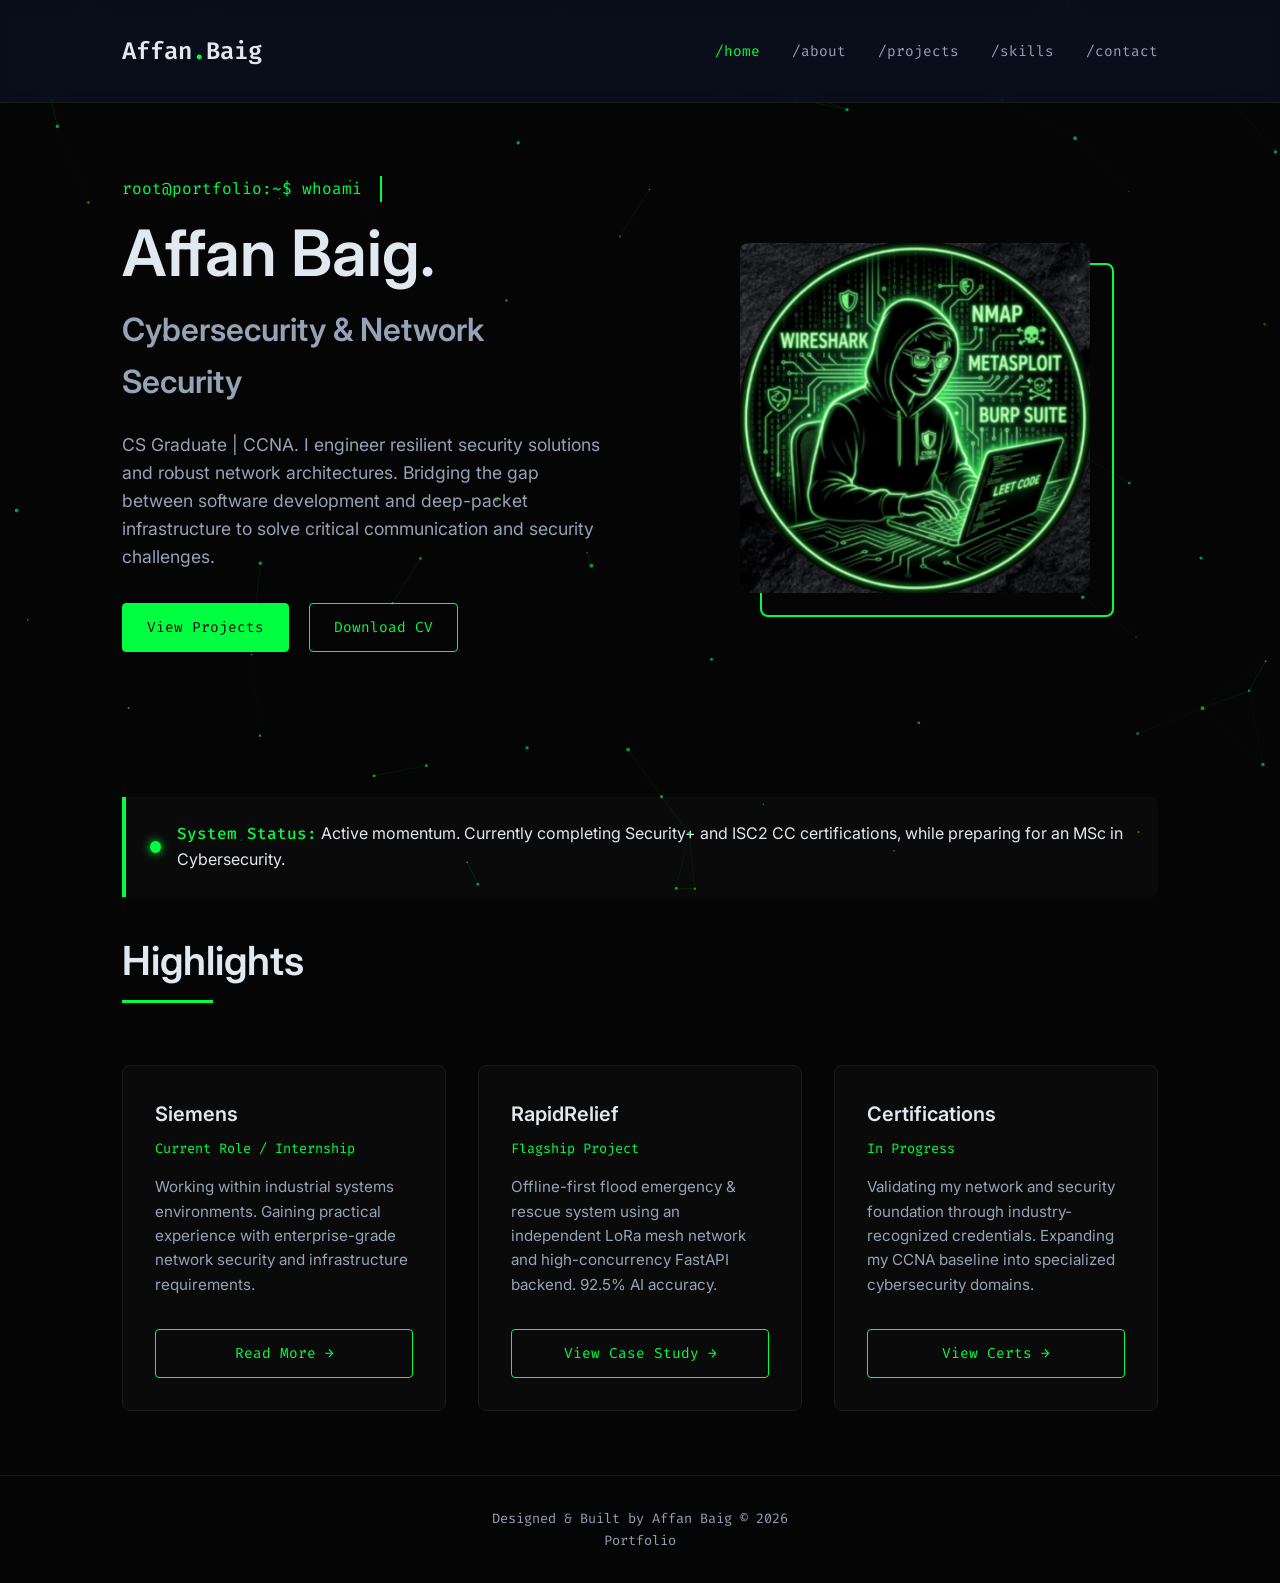
<file: index.html>
<!DOCTYPE html>
<html lang="en">
<head>
  <meta charset="UTF-8">
  <meta name="viewport" content="width=device-width, initial-scale=1.0">
  <meta name="description" content="Cybersecurity & Network Security Portfolio of Affan Baig">
  <title>Affan Baig</title>
  <link rel="stylesheet" href="css/style.css">
  <style>
    /* Hero Section Specific Styles */
    .hero {
      display: flex;
      align-items: center;
      gap: 4rem;
      min-height: 70vh;
      position: relative;
      z-index: 10;
    }
    
    #cyber-canvas {
      position: fixed;
      top: 0;
      left: 0;
      width: 100vw;
      height: 100vh;
      z-index: 0;
      pointer-events: none;
    }
    
    .hero-greeting {
      font-family: var(--font-mono);
      color: var(--accent-color);
      margin-bottom: 1rem;
      display: inline-block;
      overflow: hidden;
      white-space: nowrap;
      border-right: 2px solid var(--accent-color);
      width: 0;
      vertical-align: bottom;
      animation: typing 1.5s steps(24, end) forwards, blink-caret 0.75s step-end infinite;
      animation-delay: 0.2s;
    }
    
    @keyframes typing {
      from { width: 0 }
      to { width: 26ch }
    }

    @keyframes blink-caret {
      from, to { border-color: transparent }
      50% { border-color: var(--accent-color) }
    }
    
    .hero-title {
      font-size: 4rem;
      line-height: 1.1;
      margin-bottom: 1rem;
      color: var(--text-primary);
      position: relative;
      display: inline-block;
      cursor: crosshair;
    }

    .hero-title:hover {
      text-shadow: 2px 0px var(--accent-color), -2px 0px #ef4444;
      animation: glitch-shake 0.2s infinite;
    }

    @keyframes glitch-shake {
      0% { transform: translate(1px, 1px) }
      25% { transform: translate(-1px, 0px) }
      50% { transform: translate(0px, 1px) }
      75% { transform: translate(1px, -1px) }
      100% { transform: translate(0px, 0px) }
    }
    
    .hero-subtitle {
      font-size: 2rem;
      color: var(--text-secondary);
      margin-bottom: 1.5rem;
    }
    
    .hero-summary {
      color: var(--text-secondary);
      font-size: 1.1rem;
      max-width: 600px;
      margin-bottom: 2rem;
    }
    
    .hero-content {
      flex: 1 1 50%;
      max-width: 50%;
    }
    
    .hero-image {
      flex: 1 1 50%;
      max-width: 50%;
      display: flex;
      justify-content: center;
      position: relative;
    }
    
    .hero-image img {
      max-width: 350px;
      width: 100%;
      border-radius: 8px;
      position: relative;
      z-index: 2;
      filter: grayscale(20%);
      transition: var(--transition);
    }
    
    .hero-image img:hover {
      filter: grayscale(0%);
    }
    
    .hero-image::after {
      content: '';
      position: absolute;
      top: 20px;
      left: calc(50% - 155px);
      width: 350px;
      height: 100%;
      border: 2px solid var(--accent-color);
      border-radius: 8px;
      z-index: 1;
      transition: var(--transition);
    }
    
    .hero-image:hover::after {
      top: 10px;
      left: calc(50% - 165px);
    }

    /* Status Banner */
    .status-banner {
      background: var(--surface-color);
      border-left: 4px solid var(--accent-color);
      padding: 1.5rem;
      border-radius: 0 8px 8px 0;
      margin-top: 4rem;
      display: flex;
      align-items: center;
      gap: 1rem;
    }
    
    .status-indicator {
      width: 12px;
      height: 12px;
      background: var(--accent-color);
      border-radius: 50%;
      box-shadow: 0 0 10px var(--accent-color);
      animation: pulse 2s infinite;
    }
    
    @keyframes pulse {
      0% { box-shadow: 0 0 0 0 rgba(0, 255, 65, 0.7); }
      70% { box-shadow: 0 0 0 10px rgba(0, 255, 65, 0); }
      100% { box-shadow: 0 0 0 0 rgba(0, 255, 65, 0); }
    }

    @media (max-width: 900px) {
      .hero {
        flex-direction: column-reverse;
        text-align: center;
        padding-top: 2rem;
      }
      
      .hero-image::after {
        left: calc(50% - 165px);
      }
      
      .hero-summary {
        margin: 0 auto 2rem auto;
      }
    }
  </style>
</head>
<body>
  
  <canvas id="cyber-canvas"></canvas>

  <header>
    <div class="container nav-container">
      <nav>
        <div class="logo">Affan<span>.</span>Baig</div>
        <div class="nav-links">
          <a href="index.html" class="active">/home</a>
          <a href="about.html">/about</a>
          <a href="projects.html">/projects</a>
          <a href="skills.html">/skills</a>
          <a href="contact.html">/contact</a>
        </div>
      </nav>
    </div>
  </header>

  <main class="container">
    <section class="hero">
      <div class="hero-content">
        <span class="hero-greeting">root@portfolio:~$ whoami</span>
        <h1 class="hero-title">Affan Baig.</h1>
        <h2 class="hero-subtitle">Cybersecurity & Network Security</h2>
        <p class="hero-summary">
          CS Graduate | CCNA. I engineer resilient security solutions and robust network architectures. 
          Bridging the gap between software development and deep-packet infrastructure to solve critical communication and security challenges.
        </p>
        <div class="hero-actions">
          <a href="projects.html" class="btn btn-primary mb-1">View Projects</a>
          <a href="Images/Affan Baig CV.docx" download class="btn mb-1" style="margin-left: 1rem;">Download CV</a>
        </div>
      </div>
      <div class="hero-image">
        <img src="Images/neon-hacker-img.png" alt="Affan Baig (Cyber Avatar)">
      </div>
    </section>

    <div class="status-banner mb-4">
      <div class="status-indicator"></div>
      <div>
        <span class="mono-accent">System Status:</span> Active momentum. Currently completing Security+ and ISC2 CC certifications, while preparing for an MSc in Cybersecurity.
      </div>
    </div>

    <section class="highlights mt-4">
      <h2 class="section-title">Highlights</h2>
      <div class="card-grid">
        <div class="card">
          <h3 class="card-title">Siemens</h3>
          <p class="card-subtitle">Current Role / Internship</p>
          <p class="card-text">
            Working within industrial systems environments. Gaining practical experience with enterprise-grade network security and infrastructure requirements.
          </p>
          <a href="about.html" class="btn mt-4">Read More &rarr;</a>
        </div>
        
        <div class="card">
          <h3 class="card-title">RapidRelief</h3>
          <p class="card-subtitle">Flagship Project</p>
          <p class="card-text">
            Offline-first flood emergency & rescue system using an independent LoRa mesh network and high-concurrency FastAPI backend. 92.5% AI accuracy.
          </p>
          <a href="projects.html" class="btn mt-4">View Case Study &rarr;</a>
        </div>
        
        <div class="card">
          <h3 class="card-title">Certifications</h3>
          <p class="card-subtitle">In Progress</p>
          <p class="card-text">
            Validating my network and security foundation through industry-recognized credentials. Expanding my CCNA baseline into specialized cybersecurity domains.
          </p>
          <a href="skills.html" class="btn mt-4">View Certs &rarr;</a>
        </div>
      </div>
    </section>
  </main>

  <footer>
    <div class="container">
      <p>Designed & Built by Affan Baig &copy; 2026</p>
      <p>Portfolio</p>
    </div>
  </footer>

  <script>
    // Particle Network Background
    const canvas = document.getElementById('cyber-canvas');
    const ctx = canvas.getContext('2d');
    
    let width, height;
    let particles = [];
    
    // Track mouse position
    let mouse = { x: -1000, y: -1000 };
    window.addEventListener('mousemove', e => {
      mouse.x = e.clientX;
      mouse.y = e.clientY;
    });
    
    function init() {
      width = canvas.width = window.innerWidth;
      height = canvas.height = window.innerHeight;
      
      particles = [];
      const particleCount = Math.floor(width / 18); // density
      
      for(let i = 0; i < particleCount; i++) {
        particles.push({
          x: Math.random() * width,
          y: Math.random() * height,
          vx: (Math.random() - 0.5) * 0.8,
          vy: (Math.random() - 0.5) * 0.8,
          radius: Math.random() * 1.5 + 0.5
        });
      }
    }
    
    function draw() {
      ctx.clearRect(0, 0, width, height);
      
      // Update and draw particles
      particles.forEach(p => {
        p.x += p.vx;
        p.y += p.vy;
        
        // Bounce off edges
        if(p.x < 0 || p.x > width) p.vx *= -1;
        if(p.y < 0 || p.y > height) p.vy *= -1;
        
        ctx.beginPath();
        ctx.arc(p.x, p.y, p.radius, 0, Math.PI * 2);
        ctx.fillStyle = 'rgba(0, 255, 65, 0.6)';
        ctx.fill();
      });
      
      // Draw network connections
      for(let i = 0; i < particles.length; i++) {
        // Connect to other particles
        for(let j = i + 1; j < particles.length; j++) {
          const dx = particles[i].x - particles[j].x;
          const dy = particles[i].y - particles[j].y;
          const dist = Math.sqrt(dx*dx + dy*dy);
          
          if(dist < 100) {
            ctx.beginPath();
            ctx.strokeStyle = `rgba(0, 255, 65, ${0.2 - dist/500})`;
            ctx.lineWidth = 0.8;
            ctx.moveTo(particles[i].x, particles[i].y);
            ctx.lineTo(particles[j].x, particles[j].y);
            ctx.stroke();
          }
        }
        
        // Connect to mouse
        const dxm = particles[i].x - mouse.x;
        const dym = particles[i].y - mouse.y;
        const distm = Math.sqrt(dxm*dxm + dym*dym);
        
        if(distm < 150) {
          ctx.beginPath();
          ctx.strokeStyle = `rgba(0, 255, 65, ${0.5 - distm/300})`;
          ctx.lineWidth = 1.2;
          ctx.moveTo(particles[i].x, particles[i].y);
          ctx.lineTo(mouse.x, mouse.y);
          ctx.stroke();
        }
      }
      
      requestAnimationFrame(draw);
    }
    
    window.addEventListener('resize', init);
    init();
    draw();
  </script>
</body>
</html>
</file>
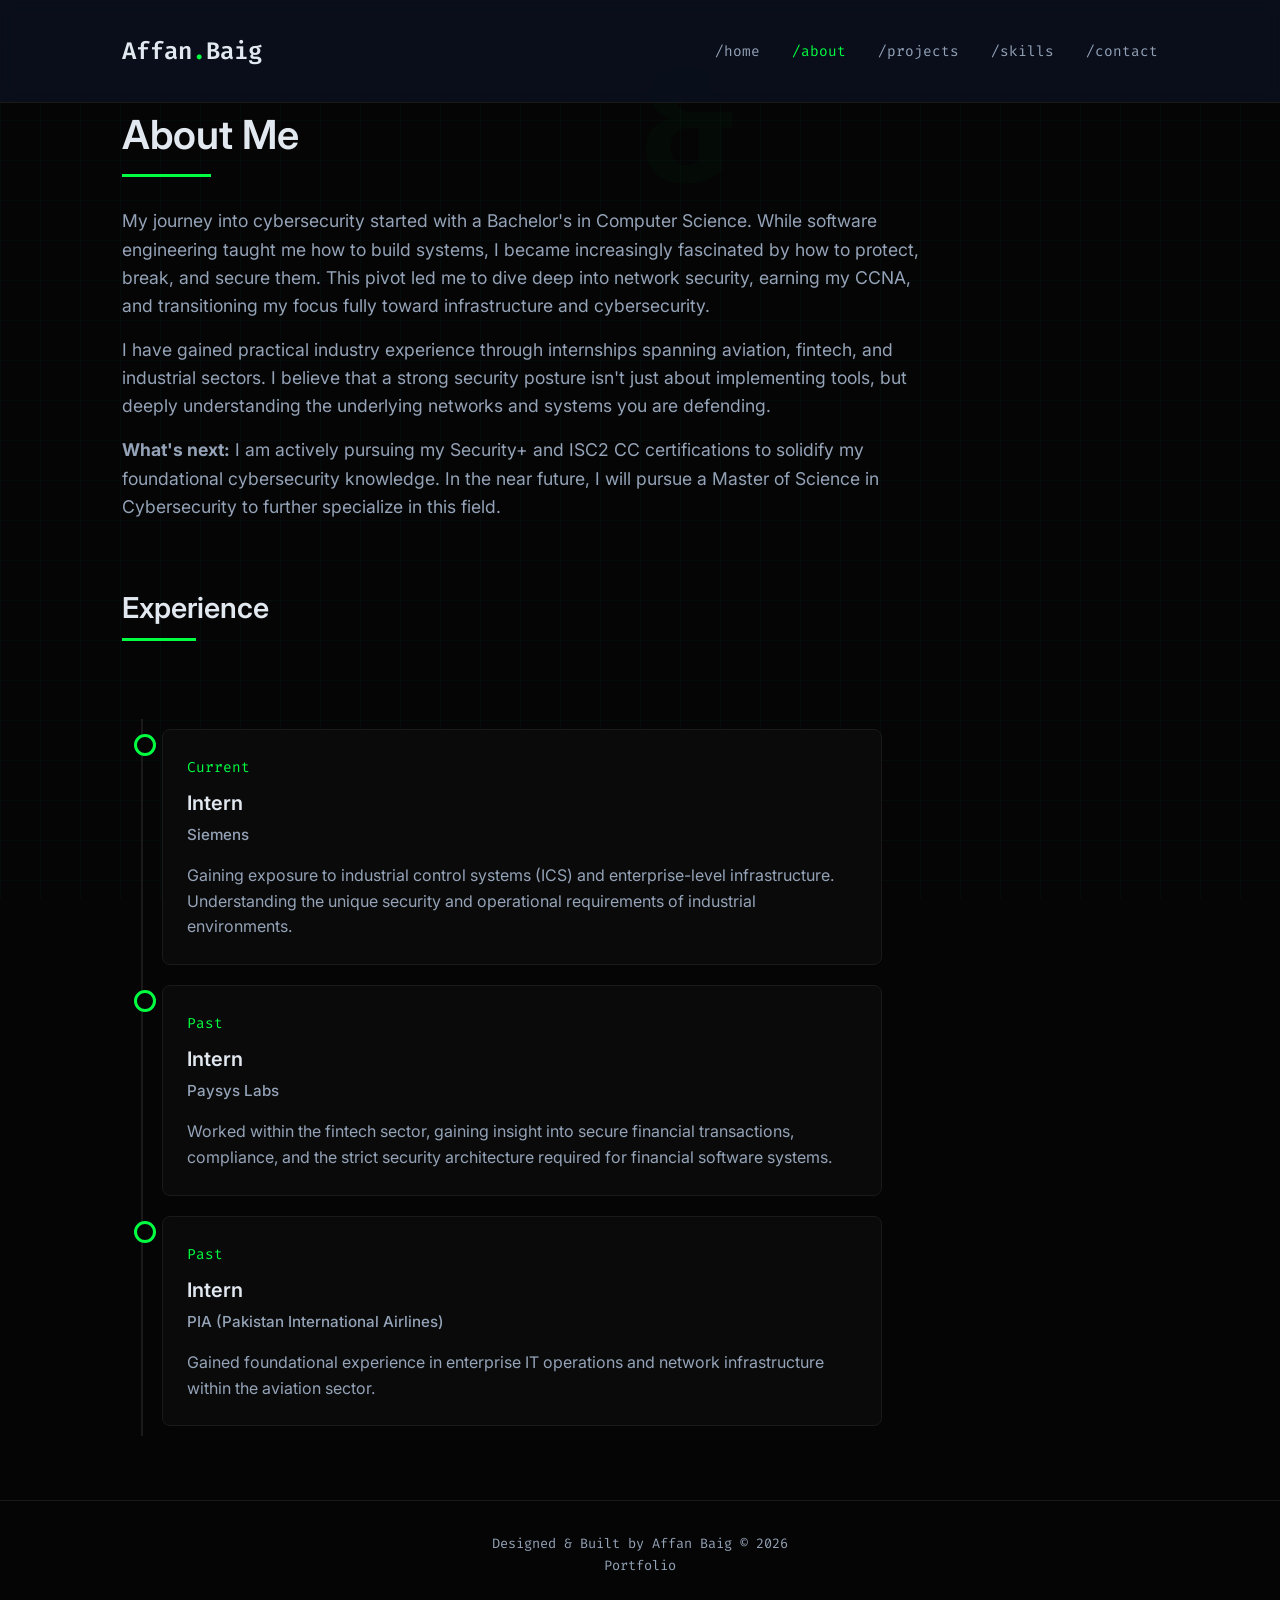
<file: about.html>
<!DOCTYPE html>
<html lang="en">
<head>
  <meta charset="UTF-8">
  <meta name="viewport" content="width=device-width, initial-scale=1.0">
  <meta name="description" content="About Affan Baig - Cybersecurity & Network Security">
  <title>About | Affan Baig</title>
  <link rel="stylesheet" href="css/style.css">
  <style>
    .timeline {
      position: relative;
      max-width: 800px;
      margin: 3rem 0;
    }
    
    .timeline::after {
      content: '';
      position: absolute;
      width: 2px;
      background-color: var(--border-color);
      top: 0;
      bottom: 0;
      left: 20px;
      margin-left: -1px;
    }
    
    .timeline-item {
      padding: 10px 40px;
      position: relative;
      background-color: inherit;
      width: 100%;
    }
    
    .timeline-item::after {
      content: '';
      position: absolute;
      width: 16px;
      height: 16px;
      right: auto;
      background-color: var(--bg-color);
      border: 3px solid var(--accent-color);
      top: 15px;
      border-radius: 50%;
      left: 12px;
      z-index: 1;
    }
    
    .timeline-content {
      padding: 1.5rem;
      background-color: var(--surface-color);
      position: relative;
      border-radius: 8px;
      border: 1px solid var(--border-color);
    }
    
    .timeline-date {
      font-family: var(--font-mono);
      color: var(--accent-color);
      font-size: 0.9rem;
      margin-bottom: 0.5rem;
      display: inline-block;
    }
    
    .timeline-title {
      color: var(--text-primary);
      font-size: 1.25rem;
      margin-bottom: 0.25rem;
    }
    
    .timeline-company {
      color: var(--text-secondary);
      font-size: 0.95rem;
      margin-bottom: 1rem;
      font-weight: 500;
    }
    
    .about-text {
      max-width: 800px;
      font-size: 1.1rem;
      color: var(--text-secondary);
      margin-bottom: 2rem;
    }
    
    .about-text p {
      margin-bottom: 1rem;
    }

    /* Cyber Background Styles */
    .cyber-bg {
      position: fixed;
      top: 0;
      left: 0;
      width: 100vw;
      height: 100vh;
      z-index: -1;
      overflow: hidden;
      background: var(--bg-color);
      pointer-events: none;
    }
    
    .cyber-symbol {
      position: absolute;
      font-family: var(--font-mono);
      color: var(--accent-color);
      opacity: 0;
      font-weight: bold;
      animation: float 20s infinite linear;
      white-space: nowrap;
    }
    
    @keyframes float {
      0% { transform: translateY(110vh) rotate(0deg); opacity: 0; }
      10% { opacity: 0.07; }
      90% { opacity: 0.07; }
      100% { transform: translateY(-10vh) rotate(360deg); opacity: 0; }
    }
    
    .cyber-bg::after {
      content: '';
      position: absolute;
      top: 0; left: 0; right: 0; bottom: 0;
      background-image: 
        linear-gradient(to right, rgba(6, 182, 212, 0.03) 1px, transparent 1px),
        linear-gradient(to bottom, rgba(6, 182, 212, 0.03) 1px, transparent 1px);
      background-size: 40px 40px;
    }
  </style>
</head>
<body>

  <!-- Animated Cyber Background -->
  <div class="cyber-bg">
    <div class="cyber-symbol" style="left: 10%; animation-duration: 15s; font-size: 3rem;">{ }</div>
    <div class="cyber-symbol" style="left: 25%; animation-duration: 25s; font-size: 5rem;">01001</div>
    <div class="cyber-symbol" style="left: 40%; animation-duration: 18s; font-size: 2rem;">&lt;/&gt;</div>
    <div class="cyber-symbol" style="left: 60%; animation-duration: 22s; font-size: 4rem;">#</div>
    <div class="cyber-symbol" style="left: 75%; animation-duration: 19s; font-size: 6rem; animation-delay: -5s;">*</div>
    <div class="cyber-symbol" style="left: 90%; animation-duration: 28s; font-size: 3rem;">0x9A</div>
    <div class="cyber-symbol" style="left: 15%; animation-duration: 21s; font-size: 4rem; animation-delay: -10s;">\</div>
    <div class="cyber-symbol" style="left: 85%; animation-duration: 17s; font-size: 2.5rem; animation-delay: -2s;">[ ]</div>
    <div class="cyber-symbol" style="left: 50%; animation-duration: 24s; font-size: 10rem; opacity: 0.02; animation-delay: -7s;">&</div>
    <div class="cyber-symbol" style="left: 30%; animation-duration: 20s; font-size: 3.5rem; animation-delay: -15s;">Sudo</div>
    <div class="cyber-symbol" style="left: 70%; animation-duration: 26s; font-size: 2.2rem; animation-delay: -8s;">sys.exit()</div>
  </div>

  <header>
    <div class="container nav-container">
      <nav>
        <div class="logo">Affan<span>.</span>Baig</div>
        <div class="nav-links">
          <a href="index.html">/home</a>
          <a href="about.html" class="active">/about</a>
          <a href="projects.html">/projects</a>
          <a href="skills.html">/skills</a>
          <a href="contact.html">/contact</a>
        </div>
      </nav>
    </div>
  </header>

  <main class="container">
    <h1 class="section-title">About Me</h1>
    
    <div class="about-text">
      <p>
        My journey into cybersecurity started with a Bachelor's in Computer Science. While software engineering taught me how to build systems, I became increasingly fascinated by how to protect, break, and secure them. This pivot led me to dive deep into network security, earning my CCNA, and transitioning my focus fully toward infrastructure and cybersecurity.
      </p>
      <p>
        I have gained practical industry experience through internships spanning aviation, fintech, and industrial sectors. I believe that a strong security posture isn't just about implementing tools, but deeply understanding the underlying networks and systems you are defending.
      </p>
      <p>
        <strong>What's next:</strong> I am actively pursuing my Security+ and ISC2 CC certifications to solidify my foundational cybersecurity knowledge. In the near future, I will pursue a Master of Science in Cybersecurity to further specialize in this field.
      </p>
    </div>

    <h2 class="section-title mt-4" style="font-size: 1.8rem;">Experience</h2>
    
    <div class="timeline">
      
      <div class="timeline-item">
        <div class="timeline-content">
          <span class="timeline-date">Current</span>
          <h3 class="timeline-title">Intern</h3>
          <h4 class="timeline-company">Siemens</h4>
          <p class="text-slate">
            Gaining exposure to industrial control systems (ICS) and enterprise-level infrastructure. Understanding the unique security and operational requirements of industrial environments.
          </p>
        </div>
      </div>

      <div class="timeline-item">
        <div class="timeline-content">
          <span class="timeline-date">Past</span>
          <h3 class="timeline-title">Intern</h3>
          <h4 class="timeline-company">Paysys Labs</h4>
          <p class="text-slate">
            Worked within the fintech sector, gaining insight into secure financial transactions, compliance, and the strict security architecture required for financial software systems.
          </p>
        </div>
      </div>

      <div class="timeline-item">
        <div class="timeline-content">
          <span class="timeline-date">Past</span>
          <h3 class="timeline-title">Intern</h3>
          <h4 class="timeline-company">PIA (Pakistan International Airlines)</h4>
          <p class="text-slate">
            Gained foundational experience in enterprise IT operations and network infrastructure within the aviation sector.
          </p>
        </div>
      </div>

    </div>
  </main>

  <footer>
    <div class="container">
      <p>Designed & Built by Affan Baig &copy; 2026</p>
      <p>Portfolio</p>
    </div>
  </footer>

</body>
</html>
</file>
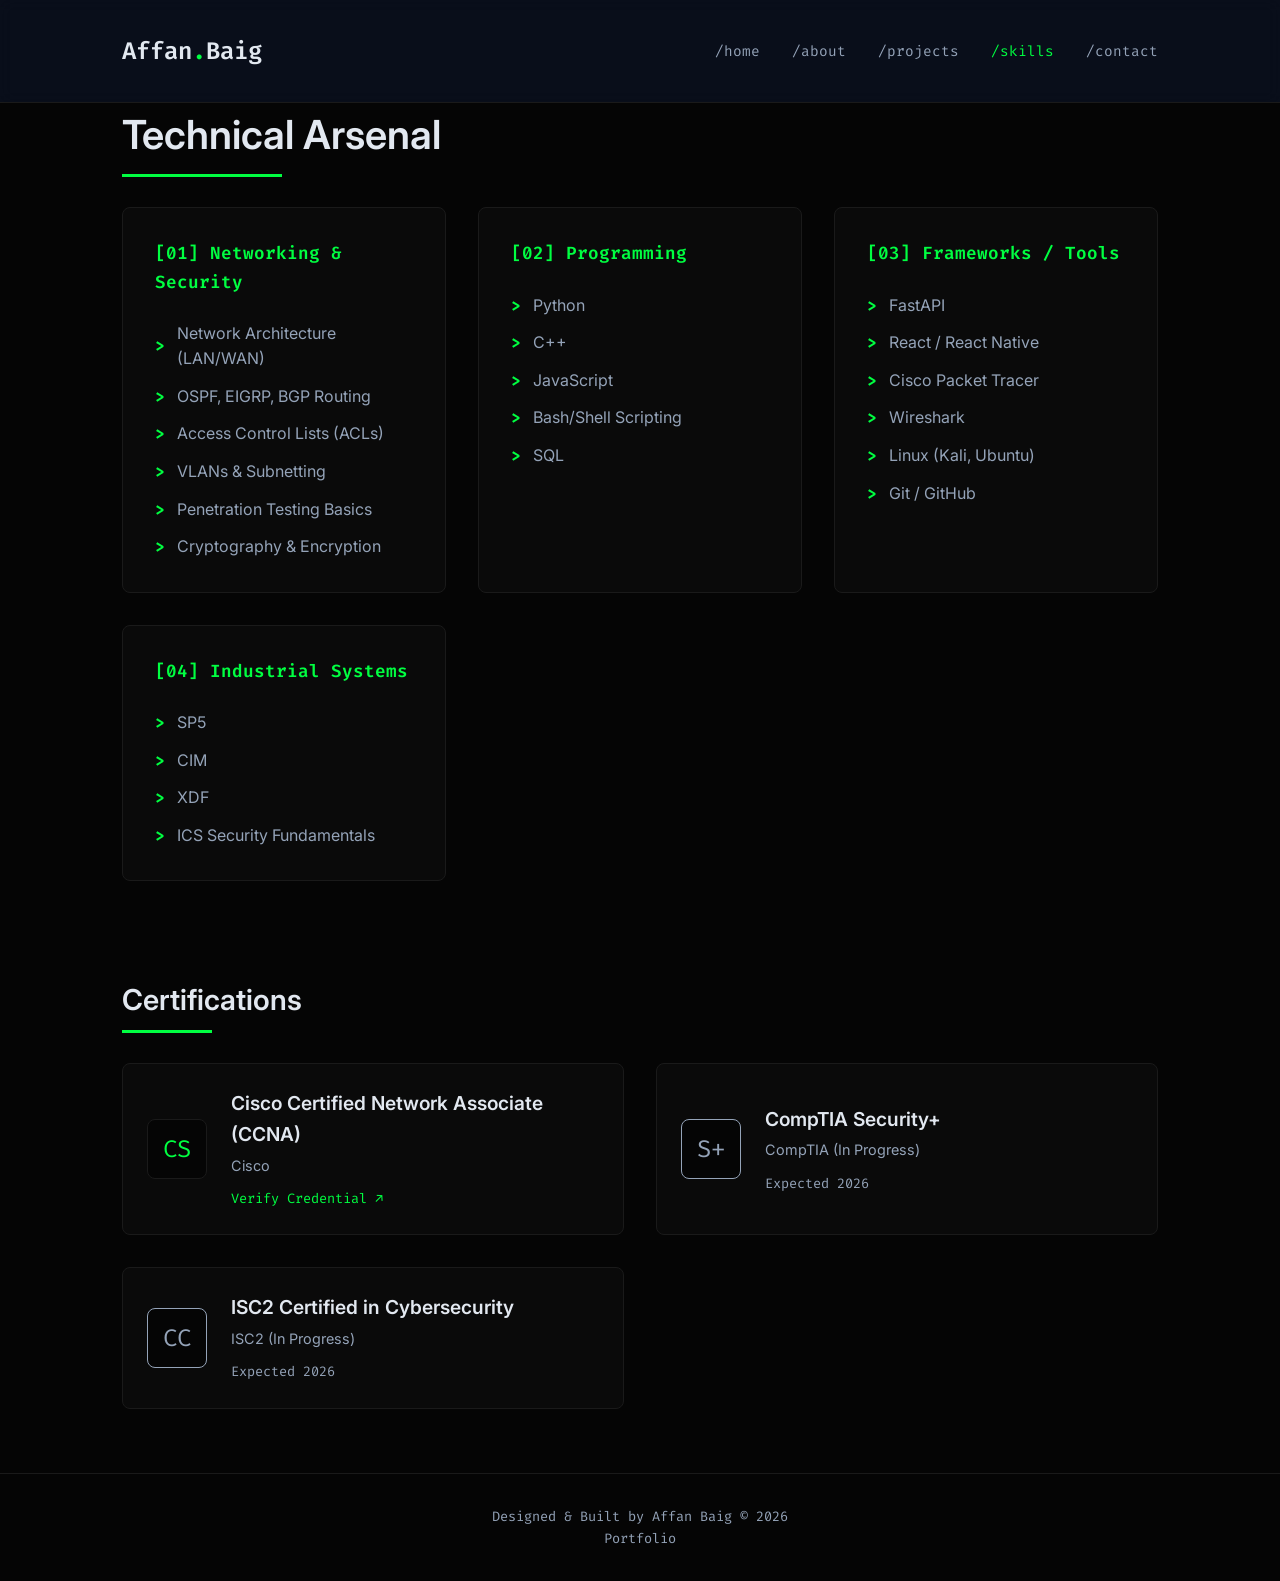
<file: skills.html>
<!DOCTYPE html>
<html lang="en">
<head>
  <meta charset="UTF-8">
  <meta name="viewport" content="width=device-width, initial-scale=1.0">
  <meta name="description" content="Skills and Certifications of Affan Baig">
  <title>Skills & Certs | Affan Baig</title>
  <link rel="stylesheet" href="css/style.css">
  <style>
    .skills-grid {
      display: grid;
      grid-template-columns: repeat(auto-fit, minmax(300px, 1fr));
      gap: 2rem;
      margin-bottom: 4rem;
      position: relative;
    }
    
    .skill-category {
      background-color: var(--surface-color);
      border: 1px solid var(--border-color);
      border-radius: 8px;
      padding: 2rem;
      position: relative;
      overflow: hidden;
      transition: transform 0.3s, border-color 0.3s;
    }
    
    .skill-category:hover {
      transform: translateY(-5px);
      border-color: var(--accent-color);
    }
    
    .skill-category::before {
      content: '';
      position: absolute;
      top: 0; left: 0; width: 100%; height: 100%;
      background: radial-gradient(400px circle at var(--mouse-x, -500px) var(--mouse-y, -500px), rgba(0, 255, 65, 0.1), transparent 40%);
      opacity: 0;
      transition: opacity 0.3s;
      pointer-events: none;
      z-index: 0;
    }
    
    .skill-category:hover::before {
      opacity: 1;
    }

    .skill-category > * {
      position: relative;
      z-index: 1;
    }
    
    .skill-category h3 {
      font-family: var(--font-mono);
      color: var(--accent-color);
      font-size: 1.1rem;
      margin-bottom: 1.5rem;
      display: flex;
      align-items: center;
      gap: 0.5rem;
    }
    
    .skill-list {
      display: flex;
      flex-direction: column;
      gap: 0.75rem;
    }
    
    .skill-item {
      display: flex;
      align-items: center;
      color: var(--text-secondary);
    }
    
    .skill-item::before {
      content: '>';
      color: var(--accent-color);
      font-family: var(--font-mono);
      margin-right: 0.75rem;
      font-weight: bold;
    }

    .cert-grid {
      display: grid;
      grid-template-columns: repeat(auto-fit, minmax(400px, 1fr));
      gap: 2rem;
    }

    .cert-card {
      display: flex;
      align-items: center;
      background: var(--surface-color);
      border: 1px solid var(--border-color);
      border-radius: 8px;
      padding: 1.5rem;
      transition: var(--transition);
      gap: 1.5rem;
    }

    .cert-card:hover {
      border-color: var(--accent-color);
      transform: translateY(-3px);
    }

    .cert-icon {
      width: 60px;
      height: 60px;
      background: var(--bg-color);
      border: 1px solid var(--border-color);
      border-radius: 8px;
      display: flex;
      align-items: center;
      justify-content: center;
      font-family: var(--font-mono);
      color: var(--accent-color);
      font-size: 1.5rem;
      flex-shrink: 0;
    }

    .cert-info {
      flex: 1;
    }

    .cert-title {
      font-size: 1.2rem;
      margin-bottom: 0.25rem;
      color: var(--text-primary);
    }

    .cert-issuer {
      color: var(--text-secondary);
      font-size: 0.9rem;
      margin-bottom: 0.5rem;
    }

    .cert-link {
      font-family: var(--font-mono);
      font-size: 0.85rem;
      display: inline-flex;
      align-items: center;
      gap: 0.25rem;
    }

    @media (max-width: 768px) {
      .cert-grid {
        grid-template-columns: 1fr;
      }
    }
  </style>
</head>
<body>

  <header>
    <div class="container nav-container">
      <nav>
        <div class="logo">Affan<span>.</span>Baig</div>
        <div class="nav-links">
          <a href="index.html">/home</a>
          <a href="about.html">/about</a>
          <a href="projects.html">/projects</a>
          <a href="skills.html" class="active">/skills</a>
          <a href="contact.html">/contact</a>
        </div>
      </nav>
    </div>
  </header>

  <main class="container">
    <h1 class="section-title">Technical Arsenal</h1>

    <div class="skills-grid">
      
      <div class="skill-category">
        <h3>[01] Networking & Security</h3>
        <div class="skill-list">
          <div class="skill-item">Network Architecture (LAN/WAN)</div>
          <div class="skill-item">OSPF, EIGRP, BGP Routing</div>
          <div class="skill-item">Access Control Lists (ACLs)</div>
          <div class="skill-item">VLANs & Subnetting</div>
          <div class="skill-item">Penetration Testing Basics</div>
          <div class="skill-item">Cryptography & Encryption</div>
        </div>
      </div>

      <div class="skill-category">
        <h3>[02] Programming</h3>
        <div class="skill-list">
          <div class="skill-item">Python</div>
          <div class="skill-item">C++</div>
          <div class="skill-item">JavaScript</div>
          <div class="skill-item">Bash/Shell Scripting</div>
          <div class="skill-item">SQL</div>
        </div>
      </div>

      <div class="skill-category">
        <h3>[03] Frameworks / Tools</h3>
        <div class="skill-list">
          <div class="skill-item">FastAPI</div>
          <div class="skill-item">React / React Native</div>
          <div class="skill-item">Cisco Packet Tracer</div>
          <div class="skill-item">Wireshark</div>
          <div class="skill-item">Linux (Kali, Ubuntu)</div>
          <div class="skill-item">Git / GitHub</div>
        </div>
      </div>

      <div class="skill-category">
        <h3>[04] Industrial Systems</h3>
        <div class="skill-list">
          <div class="skill-item">SP5</div>
          <div class="skill-item">CIM</div>
          <div class="skill-item">XDF</div>
          <div class="skill-item">ICS Security Fundamentals</div>
        </div>
      </div>

    </div>

    <h2 class="section-title mt-4" style="font-size: 1.8rem;">Certifications</h2>

    <div class="cert-grid">
      
      <!-- Replace # with actual Credly badge URLs -->
      <div class="cert-card">
        <div class="cert-icon">CS</div>
        <div class="cert-info">
          <h4 class="cert-title">Cisco Certified Network Associate (CCNA)</h4>
          <div class="cert-issuer">Cisco</div>
          <a href="#" target="_blank" class="cert-link">Verify Credential &nearr;</a>
        </div>
      </div>

      <div class="cert-card">
        <div class="cert-icon" style="border-color: var(--text-secondary); color: var(--text-secondary);">S+</div>
        <div class="cert-info">
          <h4 class="cert-title">CompTIA Security+</h4>
          <div class="cert-issuer">CompTIA (In Progress)</div>
          <span class="cert-link" style="color: var(--text-secondary);">Expected 2026</span>
        </div>
      </div>

      <div class="cert-card">
        <div class="cert-icon" style="border-color: var(--text-secondary); color: var(--text-secondary);">CC</div>
        <div class="cert-info">
          <h4 class="cert-title">ISC2 Certified in Cybersecurity</h4>
          <div class="cert-issuer">ISC2 (In Progress)</div>
          <span class="cert-link" style="color: var(--text-secondary);">Expected 2026</span>
        </div>
      </div>

    </div>

  </main>

  <footer>
    <div class="container">
      <p>Designed & Built by Affan Baig &copy; 2026</p>
      <p>Portfolio</p>
    </div>
  </footer>

  <script>
    // Spotlight Effect for Skills
    document.querySelectorAll('.skill-category').forEach(card => {
      card.addEventListener('mousemove', e => {
        const rect = card.getBoundingClientRect();
        const x = e.clientX - rect.left;
        const y = e.clientY - rect.top;
        card.style.setProperty('--mouse-x', `${x}px`);
        card.style.setProperty('--mouse-y', `${y}px`);
      });
    });
  </script>
</body>
</html>
</file>
<file: css/style.css>
@import url('https://fonts.googleapis.com/css2?family=Fira+Code:wght@400;500;600&family=Inter:wght@300;400;500;600;700&display=swap');

:root {
  --bg-color: #050505;
  --surface-color: #0A0A0A;
  --surface-hover: #111111;
  --text-primary: #E2E8F0;
  --text-secondary: #94A3B8;
  --accent-color: #00FF41;
  --accent-color-hover: #00D335;
  --accent-color-glow: rgba(0, 255, 65, 0.2);
  --border-color: #1A1A1A;

  --font-mono: 'Fira Code', monospace;
  --font-sans: 'Inter', system-ui, sans-serif;

  --transition: all 0.2s ease-in-out;
}

* {
  box-sizing: border-box;
  margin: 0;
  padding: 0;
}

body {
  background-color: var(--bg-color);
  color: var(--text-primary);
  font-family: var(--font-sans);
  line-height: 1.6;
  -webkit-font-smoothing: antialiased;
}

h1, h2, h3, h4, h5, h6 {
  color: var(--text-primary);
  margin-bottom: 1rem;
  font-weight: 600;
}

h1.mono, h2.mono, h3.mono, .mono-accent {
  font-family: var(--font-mono);
  color: var(--accent-color);
  font-weight: 500;
}

a {
  color: var(--accent-color);
  text-decoration: none;
  transition: var(--transition);
}

a:hover {
  color: var(--accent-color-hover);
}

ul {
  list-style: none;
}

.container {
  max-width: 1100px;
  margin: 0 auto;
  padding: 0 2rem;
}

/* Header & Nav */
header {
  padding: 2rem 0;
  border-bottom: 1px solid var(--border-color);
  background: rgba(11, 17, 32, 0.8);
  backdrop-filter: blur(8px);
  position: sticky;
  top: 0;
  z-index: 100;
}

nav {
  display: flex;
  justify-content: space-between;
  align-items: center;
}

.logo {
  font-family: var(--font-mono);
  font-size: 1.5rem;
  font-weight: 600;
  color: var(--text-primary);
}

.logo span {
  color: var(--accent-color);
}

.nav-links {
  display: flex;
  gap: 2rem;
}

.nav-links a {
  color: var(--text-secondary);
  font-family: var(--font-mono);
  font-size: 0.9rem;
}

.nav-links a:hover,
.nav-links a.active {
  color: var(--accent-color);
}

/* Main Content */
main {
  padding: 4rem 0;
  min-height: calc(100vh - 200px);
}

.section-title {
  font-size: 2.5rem;
  margin-bottom: 2.5rem;
  position: relative;
  display: inline-block;
}

.section-title::after {
  content: '';
  position: absolute;
  bottom: -10px;
  left: 0;
  width: 50%;
  height: 3px;
  background-color: var(--accent-color);
}

/* Buttons */
.btn {
  display: inline-block;
  padding: 0.75rem 1.5rem;
  background-color: transparent;
  color: var(--accent-color);
  border: 1px solid var(--accent-color);
  border-radius: 4px;
  font-family: var(--font-mono);
  font-size: 0.9rem;
  cursor: pointer;
  transition: var(--transition);
  text-align: center;
}

.btn:hover {
  background-color: var(--accent-color-glow);
}

.btn-primary {
  background-color: var(--accent-color);
  color: var(--bg-color);
}

.btn-primary:hover {
  background-color: var(--accent-color-hover);
  color: var(--bg-color);
}

/* Cards */
.card-grid {
  display: grid;
  grid-template-columns: repeat(auto-fill, minmax(320px, 1fr));
  gap: 2rem;
  margin-top: 2rem;
}

.card {
  background-color: var(--surface-color);
  border: 1px solid var(--border-color);
  border-radius: 8px;
  padding: 2rem;
  transition: var(--transition);
  display: flex;
  flex-direction: column;
}

.card:hover {
  transform: translateY(-5px);
  border-color: var(--accent-color);
  box-shadow: 0 10px 30px -15px var(--accent-color-glow);
}

.card-title {
  font-size: 1.25rem;
  margin-bottom: 0.5rem;
  color: var(--text-primary);
}

.card-subtitle {
  font-family: var(--font-mono);
  color: var(--accent-color);
  font-size: 0.85rem;
  margin-bottom: 1rem;
}

.card-text {
  color: var(--text-secondary);
  flex-grow: 1;
  font-size: 0.95rem;
}

/* Footer */
footer {
  text-align: center;
  padding: 2rem 0;
  border-top: 1px solid var(--border-color);
  color: var(--text-secondary);
  font-family: var(--font-mono);
  font-size: 0.85rem;
  margin-top: 4rem;
}

/* Utilities */
.text-cyan { color: var(--accent-color); }
.text-slate { color: var(--text-secondary); }
.mb-1 { margin-bottom: 0.5rem; }
.mb-2 { margin-bottom: 1rem; }
.mb-3 { margin-bottom: 1.5rem; }
.mb-4 { margin-bottom: 2rem; }
.mt-4 { margin-top: 2rem; }

/* Responsive */
@media (max-width: 768px) {
  .nav-links {
    display: none; /* Add JS toggle for mobile menu later if needed */
  }
  
  .card-grid {
    grid-template-columns: 1fr;
  }
}
</file>
